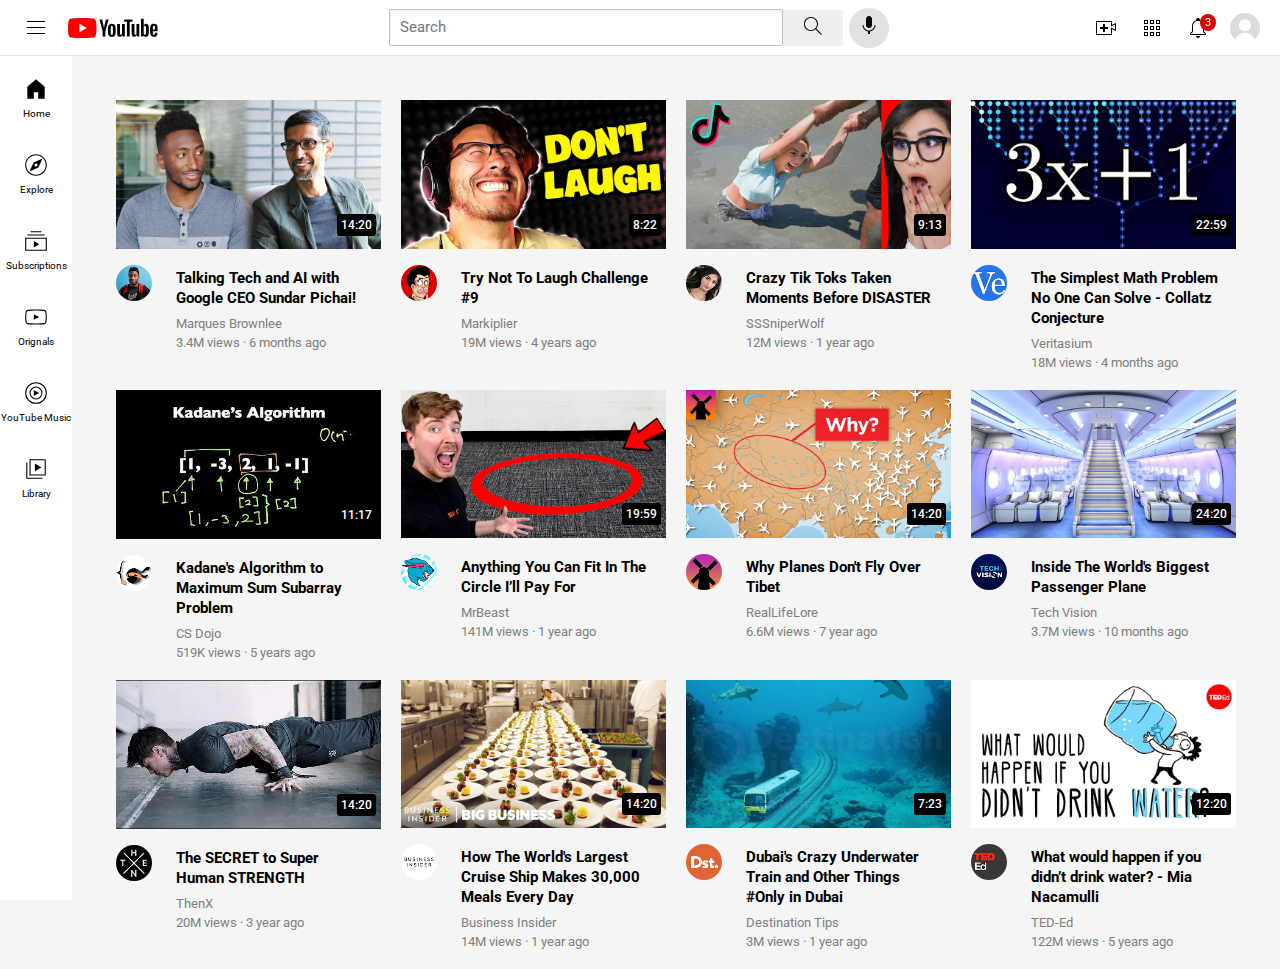
<file: index.html>
<!DOCTYPE html>
<html>
    <head>

    <title>
        youtube
    </title>

        <link rel="stylesheet" href="style.css">


        <link rel="preconnect" href="https://fonts.googleapis.com">
        <link rel="preconnect" href="https://fonts.gstatic.com" crossorigin>
        <link href="https://fonts.googleapis.com/css2?family=Roboto:ital,wght@0,100..900;1,100..900&family=Story+Script&display=swap" rel="stylesheet">           
    </head>

    <body>
       <div class="headerdiv">


            <div class="left-sectiondiv">
                <img class="menuimg"  src="thumbnail/hamburger-menu.svg">
                 <img class="youtubeimg"  src="thumbnail/youtube-logo.svg">   
            </div>



            <div class="center-sectiondiv">
                <input class ="searchbox" typ
                e="text" placeholder="Search">
                <button class="searchbutton">
                    <img class="searchimg" src="thumbnail/search.svg">
                    <div class="searchtext">Search</div>
                </button>
                <button class="voicesearchbutton">
                    <img class="voicesearchimg" src="thumbnail/voice-search-icon.svg">
                    <div class="searchtextvoice">Search with you voice</div>
                    
                </button>

            </div>



            <div class="right-sectiondiv">
                   <div class="uploaddiv">
                      <img class="upload-icon" src="thumbnail/upload.svg">
                      <div class ="crttext">Create</div>
                
                
                   </div>
                    
                    <div class="ytappsdiv">
                      <img  class="youtubeapps-icon" src="thumbnail/youtube-apps.svg">
                      <div class = "ytappstext">YouTube apps</div>
                
                
                   </div>
                    

                <div class="notification-icon-container">
                    <img  class="notification-icon" src="thumbnail/notifications.svg">
                    <div class = "notificationcount">
                        3
                    </div>
                    <div class ="notificationtext">Notifications</div>
                </div>
                    <img  class="mychannel-icon" src="thumbnail/userimage.jpg">
            </div>
            
            
        </div>


         <div class="side-bardiv">
            <div class="sidebar-link">
             <img src="thumbnail/home.svg">
             <div>Home</div>

            </div>

            <div class="sidebar-link">
            <img src="thumbnail/explore.svg">
            <div>Explore</div>

            </div>
            <div class="sidebar-link">
            <img src="thumbnail/subscriptions.svg">
            <div>Subscriptions</div>

            </div>

            <div class="sidebar-link">
            <img src="thumbnail/originals.svg">
            <div>Orignals</div>


            </div>

            <div class="sidebar-link">
            <img src="thumbnail/youtube-music.svg">
            <div>YouTube Music</div>

            </div>

            <div class="sidebar-link">
            <img src="thumbnail/library.svg">
            <div>Library</div>


            </div>

         </div>

       



        <div class="main-griddiv ">
            
            <div class="div1">
                
                <div class="thumbnaildiv1">
                    <a href="https://www.youtube.com/watch?v=n2RNcPRtAiY">
                    <img class="thumbnail1" src="thumbnail/thumbnail-1.webp">
                    <div class="video-time1">14:20</div>
                    </a>
                </div>    
                        <div class="specksdiv1">
                        <div class="channelimagediv1" >
                            <img class="channelimage1" src="thumbnail/channel-1 (1).jpeg">
                        </div>
                        <div class="textdiv1">
                            <a href="https://www.youtube.com/watch?v=n2RNcPRtAiY">
                            <p class="title1">Talking Tech and AI with Google CEO Sundar Pichai!</p>
                            </a>
                            <p class="channelname1">Marques Brownlee</p>
                            <p class="views1">3.4M views · 6 months ago</p>
                        </div>

                    </div>                
                
            </div>


            <div class="div2">
                <div class="thumbnaildiv2">
                    <a href="https://www.youtube.com/watch?v=mP0RAo9SKZk">
                        <img class="thumbnail2" src="thumbnail/thumbnail-2 (1).webp">
                        <div class="video-time2">8:22</div>
                    </a>
                    
                </div>    
                    <div class="specksdiv2">
                        <div class="channelimagediv2" >
                            <img class="channelimage2" src="thumbnail/channel-2.jpeg">
                        </div>
                        <div class="textdiv2">
                            <a href="https://www.youtube.com/watch?v=mP0RAo9SKZk">
                            <p class="title2">Try Not To Laugh Challenge #9</p>
                            </a>

                            <p class="channelname2">Markiplier</p>
                            <p class="views2">19M views · 4 years ago</p>
                        </div>

                    </div>                
                
            </div>

            <div class="div3">
                <div class="thumbnaildiv3">
                    <a href="https://www.youtube.com/watch?v=FgjPQQeTh1w">
                    <img class="thumbnail3" src="thumbnail/thumbnail-3.webp">
                    <div class="video-time3">9:13</div>
                    </a>
                </div>    
                    <div class="specksdiv3">
                        <div class="channelimagediv3" >
                            <img class="channelimage3" src="thumbnail/channel-3.jpeg">
                        </div>
                        <div class="textdiv3">
                            <a href="https://www.youtube.com/watch?v=FgjPQQeTh1w">
                            <p class="title3">Crazy Tik Toks Taken Moments Before DISASTER</p>
                            </a>
                            <p class="channelname3">SSSniperWolf</p>
                            <p class="views3">12M views · 1 year ago</p>
                        </div>

                    </div>                
                
            </div>

            <div class="div4">
                <div class="thumbnaildiv4">
                    <a href="https://www.youtube.com/watch?v=094y1Z2wpJg">
                    <img class="thumbnail4" src="thumbnail/thumbnail-4.webp">
                    </a>
                    <div class="video-time4">22:59</div>
                </div>    
                    <div class="specksdiv4">
                        <div class="channelimagediv4" >
                            <img class="channelimage4" src="thumbnail/channel-4.jpeg">
                        </div>
                        <div class="textdiv4">
                            <a href="https://www.youtube.com/watch?v=094y1Z2wpJg">
                            <p class="title4">The Simplest Math Problem No One Can Solve - Collatz Conjecture</p>
                            </a>
                            <p class="channelname4">Veritasium</p>
                            <p class="views4">18M views · 4 months ago</p>
                        </div>

                                    
                    </div>

            </div>

           <div class ="div5">
                <div class="thumbnaildiv5">
                     <a href="https://www.youtube.com/watch?v=86CQq3pKSUw">
                    <img class="thumbnail5" src="thumbnail/thumbnail-5.webp">
                    </a>
                    <div class="video-time5">11:17</div>
                </div>
                    <div class="specksdiv5">
                        <div class="channelimagediv5" >
                            <img class="channelimage5" src="thumbnail/channel-5.jpeg">
                        </div>
                        <div class="textdiv5">
                            <a href="https://www.youtube.com/watch?v=86CQq3pKSUw">
                            <p class="title5">Kadane's Algorithm to Maximum Sum Subarray Problem</p>
                            </a>
                            <p class="channelname5">CS Dojo</p>
                            <p class="views5">519K views · 5 years ago</p>
                        </div>    
                    </div>
                
           </div>

            

            <div class="div6">
                <div class="thumbnaildiv6">
                    <a href="https://www.youtube.com/watch?v=yXWw0_UfSFg">
                    <img class="thumbnail6" src="thumbnail/thumbnail-6.webp">
                    <div class="video-time6">19:59</div>
                    </a>
                </div>
                    <div class="specksdiv6">
                        <div class="channelimagediv6" >
                            <img class="channelimage6" src="thumbnail/channel-6.jpeg">
                        </div>
                        <div class="textdiv6">
                            <a href="https://www.youtube.com/watch?v=yXWw0_UfSFg">
                            <p class="title6">Anything You Can Fit In The Circle I’ll Pay For</p>
                            </a>
                            <p class="channelname6">MrBeast</p>
                            <p class="views6">141M views · 1 year ago</p>
                        </div>

                    </div>                
               
                
            </div>


            <div class="div7">
                
                <div class="thumbnaildiv7">
                     <a href="https://www.youtube.com/watch?v=fNVa1qMbF9Y">
                    <img class="thumbnail7" src="thumbnail/thumbnail-7.webp">
                    <div class="video-time7">14:20</div>
                    </a>
                </div>    
                    <div class="specksdiv7">
                        <div class="channelimagediv7" >
                            <img class="channelimage7" src="thumbnail/channel-7.jpeg">
                        </div>
                        <div class="textdiv7">
                            <a href="https://www.youtube.com/watch?v=fNVa1qMbF9Y">
                            <p class="title7">Why Planes Don't Fly Over Tibet</p>
                            </a>
                            <p class="channelname7">RealLifeLore</p>
                            <p class="views7">6.6M views · 7 year ago</p>
                        </div>

                    </div>                
                
            </div>

             <div class="div8">
                
                <div class="thumbnaildiv8">
                    <a href="https://www.youtube.com/watch?v=lFm4EM1juls">
                    <img class="thumbnail8" src="thumbnail/thumbnail-8.webp">
                    <div class="video-time8">24:20</div>
                    </a>
                </div>    
                    <div class="specksdiv8">
                        <div class="channelimagediv8" >
                            <img class="channelimage8" src="thumbnail/channel-8.jpeg">
                        </div>
                        <div class="textdiv8">
                            <a href="https://www.youtube.com/watch?v=lFm4EM1juls">
                            <p class="title8">Inside The World's Biggest Passenger Plane</p>
                            </a>
                            <p class="channelname8">Tech Vision</p>
                            <p class="views8">3.7M views · 10 months ago</p>
                        </div>

                    </div>                
                
            </div>

            <div class="div9">
                
                <div class="thumbnaildiv9">
                    <a href="https://www.youtube.com/watch?v=ixmxOlcrlUc">
                    <img class="thumbnail9" src="thumbnail/thumbnail-9.webp">
                    <div class="video-time9">14:20</div>
                    </a>
                </div>    
                        <div class="specksdiv9">
                        <div class="channelimagediv9" >
                            <img class="channelimage9" src="thumbnail/channel-9.jpeg">
                        </div>
                        <div class="textdiv9">
                            <a href="https://www.youtube.com/watch?v=ixmxOlcrlUc">
                            <p class="title9">The SECRET to Super Human STRENGTH</p>
                            </a>
                            <p class="channelname9">ThenX</p>
                            <p class="views9">20M views · 3 year ago</p>
                        </div>

                    </div>                
                
            </div>

             <div class="div10">
                
                <div class="thumbnaildiv10">
                    <a href="https://www.youtube.com/watch?v=R2vXbFp5C9o">
                    <img class="thumbnail10" src="thumbnail/thumbnail-10.webp">
                    <div class="video-time10">14:20</div>
                    </a>
                </div>    
                        <div class="specksdiv10">
                        <div class="channelimagediv10" >
                            <img class="channelimage10" src="thumbnail/channel-10.jpeg">
                        </div>
                        <div class="textdiv10">
                            <a href="https://www.youtube.com/watch?v=R2vXbFp5C9o">
                            <p class="title10">How The World's Largest Cruise Ship Makes 30,000 Meals Every Day</p>
                            </a>
                            <p class="channelname10">Business Insider</p>
                            <p class="views10">14M views · 1 year ago</p>
                        </div>

                    </div>                
                
            </div>

            <div class="div11">
                
                <div class="thumbnaildiv11">
                    <a href="https://www.youtube.com/watch?v=0nZuYyXET3s">
                    <img class="thumbnail11" src="thumbnail/thumbnail-11.webp">
                    <div class="video-time11">7:23</div>
                    </a>
                </div>    
                        <div class="specksdiv11">
                        <div class="channelimagediv11" >
                            <img class="channelimage11" src="thumbnail/channel-11.jpeg">
                        </div>
                        <div class="textdiv11">
                            <a href="https://www.youtube.com/watch?v=0nZuYyXET3s">
                            <p class="title11">Dubai's Crazy Underwater Train and Other Things #Only in Dubai</p>
                            </a>
                            <p class="channelname11">Destination Tips</p>
                            <p class="views11">3M views · 1 year ago</p>
                        </div>

                    </div>                
                
            </div>
           

             <div class="div12">
                
                <div class="thumbnaildiv12">
                    <a href="https://www.youtube.com/watch?v=9iMGFqMmUFs">
                    <img class="thumbnail12" src="thumbnail/thumbnail-12.webp">
                    <div class="video-time12">12:20</div>
                    </a>
                </div>    
                        <div class="specksdiv12">
                        <div class="channelimagediv12" >
                            <img class="channelimage12" src="thumbnail/channel-12.jpeg">
                        </div>
                        <div class="textdiv12">
                            <a href="https://www.youtube.com/watch?v=9iMGFqMmUFs">
                            <p class="title12">What would happen if you didn’t drink water? - Mia Nacamulli</p>
                            </a>
                            <p class="channelname12">TED-Ed</p>
                            <p class="views12">122M views · 5 years ago</p>
                        </div>

                    </div>                
                
            </div>










        </div>



    </body>
</html>
</file>
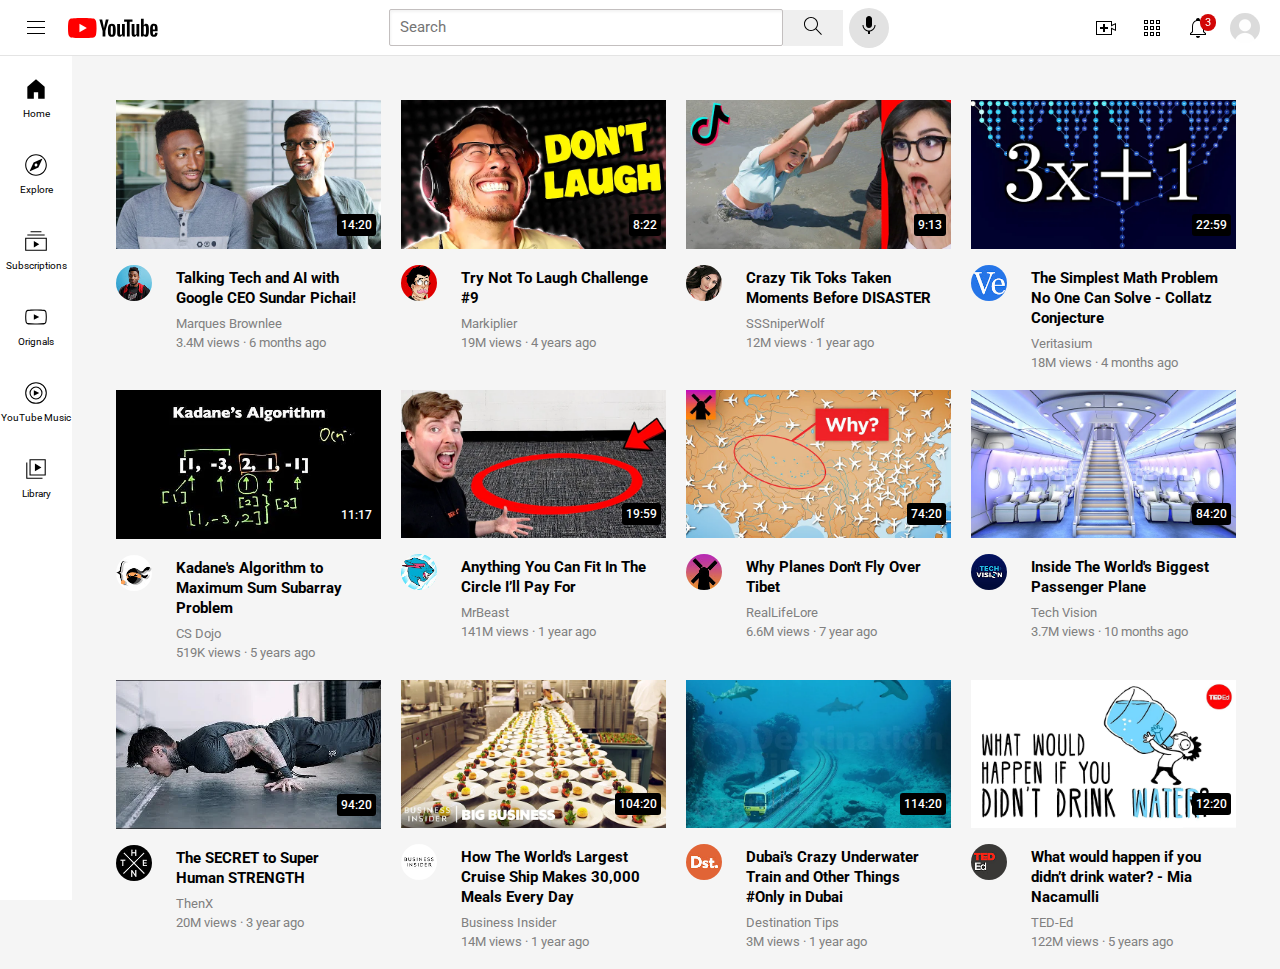
<file: youtubeb.html>
<!DOCTYPE html>
<html>
    <head>

    <title>
        youtube
    </title>

        <link rel ="stylesheet" href="youtubea.css">

        <link rel="preconnect" href="https://fonts.googleapis.com">
        <link rel="preconnect" href="https://fonts.gstatic.com" crossorigin>
        <link href="https://fonts.googleapis.com/css2?family=Roboto:ital,wght@0,100..900;1,100..900&family=Story+Script&display=swap" rel="stylesheet">           
    </head>

    <body>
       <div class="headerdiv">


            <div class="left-sectiondiv">
                <img class="menuimg"  src="thumbnail/hamburger-menu.svg">
                 <img class="youtubeimg"  src="thumbnail/youtube-logo.svg">   
            </div>



            <div class="center-sectiondiv">
                <input class ="searchbox" typ
                e="text" placeholder="Search">
                <button class="searchbutton">
                    <img class="searchimg" src="thumbnail/search.svg">
                    <div class="searchtext">Search</div>
                </button>
                <button class="voicesearchbutton">
                    <img class="voicesearchimg" src="thumbnail/voice-search-icon.svg">
                    <div class="searchtextvoice">Search with you voice</div>
                    
                </button>

            </div>



            <div class="right-sectiondiv">
                   <div class="uploaddiv">
                      <img class="upload-icon" src="thumbnail/upload.svg">
                      <div class ="crttext">Create</div>
                
                
                   </div>
                    
                    <div class="ytappsdiv">
                      <img  class="youtubeapps-icon" src="thumbnail/youtube-apps.svg">
                      <div class = "ytappstext">YouTube apps</div>
                
                
                   </div>
                    

                <div class="notification-icon-container">
                    <img  class="notification-icon" src="thumbnail/notifications.svg">
                    <div class = "notificationcount">
                        3
                    </div>
                    <div class ="notificationtext">Notifications</div>
                </div>
                    <img  class="mychannel-icon" src="thumbnail/userimage.jpg">
            </div>
            
            
        </div>


         <div class="side-bardiv">
            <div class="sidebar-link">
             <img src="thumbnail/home.svg">
             <div>Home</div>

            </div>

            <div class="sidebar-link">
            <img src="thumbnail/explore.svg">
            <div>Explore</div>

            </div>
            <div class="sidebar-link">
            <img src="thumbnail/subscriptions.svg">
            <div>Subscriptions</div>

            </div>

            <div class="sidebar-link">
            <img src="thumbnail/originals.svg">
            <div>Orignals</div>


            </div>

            <div class="sidebar-link">
            <img src="thumbnail/youtube-music.svg">
            <div>YouTube Music</div>

            </div>

            <div class="sidebar-link">
            <img src="thumbnail/library.svg">
            <div>Library</div>


            </div>

         </div>

       



        <div class="main-griddiv ">
            
            <div class="div1">
                
                <div class="thumbnaildiv1">
                    <a href="https://www.youtube.com/watch?v=n2RNcPRtAiY">
                    <img class="thumbnail1" src="thumbnail/thumbnail-1.webp">
                    <div class="video-time1">14:20</div>
                    </a>
                </div>    
                        <div class="specksdiv1">
                        <div class="channelimagediv1" >
                            <img class="channelimage1" src="thumbnail/channel-1 (1).jpeg">
                        </div>
                        <div class="textdiv1">
                            <a href="https://www.youtube.com/watch?v=n2RNcPRtAiY">
                            <p class="title1">Talking Tech and AI with Google CEO Sundar Pichai!</p>
                            </a>
                            <p class="channelname1">Marques Brownlee</p>
                            <p class="views1">3.4M views · 6 months ago</p>
                        </div>

                    </div>                
                
            </div>


            <div class="div2">
                <div class="thumbnaildiv2">
                    <a href="https://www.youtube.com/watch?v=mP0RAo9SKZk">
                        <img class="thumbnail2" src="thumbnail/thumbnail-2 (1).webp">
                        <div class="video-time2">8:22</div>
                    </a>
                    
                </div>    
                    <div class="specksdiv2">
                        <div class="channelimagediv2" >
                            <img class="channelimage2" src="thumbnail/channel-2.jpeg">
                        </div>
                        <div class="textdiv2">
                            <a href="https://www.youtube.com/watch?v=mP0RAo9SKZk">
                            <p class="title2">Try Not To Laugh Challenge #9</p>
                            </a>

                            <p class="channelname2">Markiplier</p>
                            <p class="views2">19M views · 4 years ago</p>
                        </div>

                    </div>                
                
            </div>

            <div class="div3">
                <div class="thumbnaildiv3">
                    <a href="https://www.youtube.com/watch?v=FgjPQQeTh1w">
                    <img class="thumbnail3" src="thumbnail/thumbnail-3.webp">
                    <div class="video-time3">9:13</div>
                    </a>
                </div>    
                    <div class="specksdiv3">
                        <div class="channelimagediv3" >
                            <img class="channelimage3" src="thumbnail/channel-3.jpeg">
                        </div>
                        <div class="textdiv3">
                            <a href="https://www.youtube.com/watch?v=FgjPQQeTh1w">
                            <p class="title3">Crazy Tik Toks Taken Moments Before DISASTER</p>
                            </a>
                            <p class="channelname3">SSSniperWolf</p>
                            <p class="views3">12M views · 1 year ago</p>
                        </div>

                    </div>                
                
            </div>

            <div class="div4">
                <div class="thumbnaildiv4">
                    <a href="https://www.youtube.com/watch?v=094y1Z2wpJg">
                    <img class="thumbnail4" src="thumbnail/thumbnail-4.webp">
                    </a>
                    <div class="video-time4">22:59</div>
                </div>    
                    <div class="specksdiv4">
                        <div class="channelimagediv4" >
                            <img class="channelimage4" src="thumbnail/channel-4.jpeg">
                        </div>
                        <div class="textdiv4">
                            <a href="https://www.youtube.com/watch?v=094y1Z2wpJg">
                            <p class="title4">The Simplest Math Problem No One Can Solve - Collatz Conjecture</p>
                            </a>
                            <p class="channelname4">Veritasium</p>
                            <p class="views4">18M views · 4 months ago</p>
                        </div>

                                    
                    </div>

            </div>

           <div class ="div5">
                <div class="thumbnaildiv5">
                     <a href="https://www.youtube.com/watch?v=86CQq3pKSUw">
                    <img class="thumbnail5" src="thumbnail/thumbnail-5.webp">
                    </a>
                    <div class="video-time5">11:17</div>
                </div>
                    <div class="specksdiv5">
                        <div class="channelimagediv5" >
                            <img class="channelimage5" src="thumbnail/channel-5.jpeg">
                        </div>
                        <div class="textdiv5">
                            <a href="https://www.youtube.com/watch?v=86CQq3pKSUw">
                            <p class="title5">Kadane's Algorithm to Maximum Sum Subarray Problem</p>
                            </a>
                            <p class="channelname5">CS Dojo</p>
                            <p class="views5">519K views · 5 years ago</p>
                        </div>    
                    </div>
                
           </div>

            

            <div class="div6">
                <div class="thumbnaildiv6">
                    <a href="https://www.youtube.com/watch?v=yXWw0_UfSFg">
                    <img class="thumbnail6" src="thumbnail/thumbnail-6.webp">
                    <div class="video-time6">19:59</div>
                    </a>
                </div>
                    <div class="specksdiv6">
                        <div class="channelimagediv6" >
                            <img class="channelimage6" src="thumbnail/channel-6.jpeg">
                        </div>
                        <div class="textdiv6">
                            <a href="https://www.youtube.com/watch?v=yXWw0_UfSFg">
                            <p class="title6">Anything You Can Fit In The Circle I’ll Pay For</p>
                            </a>
                            <p class="channelname6">MrBeast</p>
                            <p class="views6">141M views · 1 year ago</p>
                        </div>

                    </div>                
               
                
            </div>


            <div class="div7">
                
                <div class="thumbnaildiv7">
                     <a href="https://www.youtube.com/watch?v=fNVa1qMbF9Y">
                    <img class="thumbnail7" src="thumbnail/thumbnail-7.webp">
                    <div class="video-time7">74:20</div>
                    </a>
                </div>    
                    <div class="specksdiv7">
                        <div class="channelimagediv7" >
                            <img class="channelimage7" src="thumbnail/channel-7.jpeg">
                        </div>
                        <div class="textdiv7">
                            <a href="https://www.youtube.com/watch?v=fNVa1qMbF9Y">
                            <p class="title7">Why Planes Don't Fly Over Tibet</p>
                            </a>
                            <p class="channelname7">RealLifeLore</p>
                            <p class="views7">6.6M views · 7 year ago</p>
                        </div>

                    </div>                
                
            </div>

             <div class="div8">
                
                <div class="thumbnaildiv8">
                    <a href="https://www.youtube.com/watch?v=lFm4EM1juls">
                    <img class="thumbnail8" src="thumbnail/thumbnail-8.webp">
                    <div class="video-time8">84:20</div>
                    </a>
                </div>    
                    <div class="specksdiv8">
                        <div class="channelimagediv8" >
                            <img class="channelimage8" src="thumbnail/channel-8.jpeg">
                        </div>
                        <div class="textdiv8">
                            <a href="https://www.youtube.com/watch?v=lFm4EM1juls">
                            <p class="title8">Inside The World's Biggest Passenger Plane</p>
                            </a>
                            <p class="channelname8">Tech Vision</p>
                            <p class="views8">3.7M views · 10 months ago</p>
                        </div>

                    </div>                
                
            </div>

            <div class="div9">
                
                <div class="thumbnaildiv9">
                    <a href="https://www.youtube.com/watch?v=ixmxOlcrlUc">
                    <img class="thumbnail9" src="thumbnail/thumbnail-9.webp">
                    <div class="video-time9">94:20</div>
                    </a>
                </div>    
                        <div class="specksdiv9">
                        <div class="channelimagediv9" >
                            <img class="channelimage9" src="thumbnail/channel-9.jpeg">
                        </div>
                        <div class="textdiv9">
                            <a href="https://www.youtube.com/watch?v=ixmxOlcrlUc">
                            <p class="title9">The SECRET to Super Human STRENGTH</p>
                            </a>
                            <p class="channelname9">ThenX</p>
                            <p class="views9">20M views · 3 year ago</p>
                        </div>

                    </div>                
                
            </div>

             <div class="div10">
                
                <div class="thumbnaildiv10">
                    <a href="https://www.youtube.com/watch?v=R2vXbFp5C9o">
                    <img class="thumbnail10" src="thumbnail/thumbnail-10.webp">
                    <div class="video-time10">104:20</div>
                    </a>
                </div>    
                        <div class="specksdiv10">
                        <div class="channelimagediv10" >
                            <img class="channelimage10" src="thumbnail/channel-10.jpeg">
                        </div>
                        <div class="textdiv10">
                            <a href="https://www.youtube.com/watch?v=R2vXbFp5C9o">
                            <p class="title10">How The World's Largest Cruise Ship Makes 30,000 Meals Every Day</p>
                            </a>
                            <p class="channelname10">Business Insider</p>
                            <p class="views10">14M views · 1 year ago</p>
                        </div>

                    </div>                
                
            </div>

            <div class="div11">
                
                <div class="thumbnaildiv11">
                    <a href="https://www.youtube.com/watch?v=0nZuYyXET3s">
                    <img class="thumbnail11" src="thumbnail/thumbnail-11.webp">
                    <div class="video-time11">114:20</div>
                    </a>
                </div>    
                        <div class="specksdiv11">
                        <div class="channelimagediv11" >
                            <img class="channelimage11" src="thumbnail/channel-11.jpeg">
                        </div>
                        <div class="textdiv11">
                            <a href="https://www.youtube.com/watch?v=0nZuYyXET3s">
                            <p class="title11">Dubai's Crazy Underwater Train and Other Things #Only in Dubai</p>
                            </a>
                            <p class="channelname11">Destination Tips</p>
                            <p class="views11">3M views · 1 year ago</p>
                        </div>

                    </div>                
                
            </div>
           

             <div class="div12">
                
                <div class="thumbnaildiv12">
                    <a href="https://www.youtube.com/watch?v=9iMGFqMmUFs">
                    <img class="thumbnail12" src="thumbnail/thumbnail-12.webp">
                    <div class="video-time12">12:20</div>
                    </a>
                </div>    
                        <div class="specksdiv12">
                        <div class="channelimagediv12" >
                            <img class="channelimage12" src="thumbnail/channel-12.jpeg">
                        </div>
                        <div class="textdiv12">
                            <a href="https://www.youtube.com/watch?v=9iMGFqMmUFs">
                            <p class="title12">What would happen if you didn’t drink water? - Mia Nacamulli</p>
                            </a>
                            <p class="channelname12">TED-Ed</p>
                            <p class="views12">122M views · 5 years ago</p>
                        </div>

                    </div>                
                
            </div>










        </div>



    </body>
</html>
</file>
<file: style.css>
a {
                color: black;             
                text-decoration: none;   
            }


            body {
               font-family: 'Roboto', sans-serif; 
               margin: 0;
               padding: 0; 
               padding-top: 80px;
               padding-left: 96px;
               padding-right: 24px;
               background-color: rgb(245, 245, 245);
                
            }
            
            .headerdiv {
                display: flex;
                flex-direction: row;
                border-width: 2px;
                border-color: burlywood;
                height: 55px;
                justify-content: space-between;
                position: fixed;
                top: 0;
                left: 0;
                right: 0;
                z-index: 100;
                background-color: white;
                border-bottom-width: 1px;
                border-bottom-style: solid;
                border-bottom-color: rgb(228,228,228);
                

            }

            .thumbnail1:hover, .thumbnail2:hover, .thumbnail3:hover, 
            .thumbnail4:hover, .thumbnail5:hover, .thumbnail6:hover {
             cursor: pointer;   
            }

            .title1:hover, .title2:hover, .title3:hover,
            .title4:hover,.title5:hover,.title6:hover {
             cursor: pointer;
            }

            .channelimage1:hover, .channelimage2:hover, .channelimage3:hover,
            .channelimage4:hover, .channelimage5:hover, .channelimage6:hover {
                cursor: pointer;
            }

            .left-sectiondiv {
                display: flex;
                align-items: center;

            }

            .menuimg {
                height: 24px;
                margin-left: 24px;
                margin-right: 20px;

            }

            .youtubeimg {
                height: 20px;

            }

            

            .center-sectiondiv {
                display: flex;
                flex: 1;
                margin-left: 175px;
                margin-right: 135px;
                max-width: 500px;
                align-items: center;

            }

            .searchbox {
                flex: 1;                         
                height: 33px;
                padding-left: 10px;   
                border-width: 1px;
                border-style: solid;      
                border-color: rgb(195, 191, 191);        
                border-radius: 2px;
                box-shadow: inset 1px 2px 3px rgba(0, 0, 0, 0.05);
                width: 0;                                                                                               ;
            }   
            

            .searchbox::placeholder {
                font-family: 'Roboto', sans-serif;                        
                font-size: 15px;
            
            }
            
            .searchbutton {
                height: 36px;
                width: 60px; 
                border: none;
                border-color: rgb(224, 224, 224);
                
            }
            
            .searchimg {
                height: 24px;
            }

            .searchtext {
                position: absolute;
                background: gray;
                color: white;
                padding-left: 4px;      
                padding-right: 4px;
                padding-top: 8px;
                padding-bottom: 8px;
                border-radius: 2px;
                font-size: 12px;
                bottom: -38px;
                opacity: 0;
                transition: 0.15;
                       
            }
            .searchbutton:hover .searchtext{
                opacity: 1;
            }
            

            .voicesearchbutton{
                display: flex;
                justify-content: center;
                height: 40px;
                width: 40px;
                border: none;
                border-radius: 20px;
                background-color: rgb(226, 226, 226);
                position: relative;
                margin-left: 6px;
            }

            .voicesearchimg {
                height: 24px;
                margin-top: 4px;
               
            }
            
            .searchtextvoice {
                position: absolute;
                background: gray;
                color: white;
                padding-left: 4px;      
                padding-right: 4px;
                padding-top: 8px;
                padding-bottom: 8px;
                border-radius: 2px;
                font-size: 12px;
                bottom: -45px;
                opacity: 0;
                transition: 0.15;
                white-space: nowrap;
                       
            }

            .voicesearchbutton:hover .searchtextvoice{
                opacity: 1;
            }
        

            .right-sectiondiv {
                width: 180px;
                display: flex;
                align-items: center;
                justify-content: space-between;
                margin-right: 20px;
                flex-shrink: 0;
            }
            
            .uploaddiv {
                display: flex;
                justify-content: center;
                height: 40px;
                width: 40px;
                border: none;
                border-radius: 20px;
                position: relative;
                margin-left: 6px;
                margin-top: 16px; 
                
            } 

            .upload-icon {
                height: 24px;

            }

            .crttext {
                font-family:'Roboto', sans-serif;
                position: absolute;
                background: gray;
                color: white;
                padding-left: 4px;      
                padding-right: 4px;
                padding-top: 8px;
                padding-bottom: 8px;
                border-radius: 2px;
                font-size: 12px;
                bottom: -45px;
                opacity: 0;
                transition: 0.15;
                white-space: nowrap;
                       
            }

            .uploaddiv:hover .crttext {
                opacity: 1;

            }

            .ytappsdiv {
                display: flex;
                justify-content: center;
                height: 40px;
                width: 40px;
                border: none;
                border-radius: 20px;
                position: relative;
                margin-left: 6px;
                margin-top: 16px; 

            }
            .youtubeapps-icon {
                height: 24px;

            }

            .ytappstext{
                font-family:'Roboto', sans-serif;
                position: absolute;
                background: gray;
                color: white;
                padding-left: 4px;      
                padding-right: 4px;
                padding-top: 8px;
                padding-bottom: 8px;
                border-radius: 2px;
                font-size: 12px;
                bottom: -45px;
                opacity: 0;
                transition: 0.15;
                white-space: nowrap;
            }

            .ytappsdiv:hover .ytappstext {
                opacity: 1;

            }

            .notification-icon {
                height: 24px;
                
 
            }

            .notification-icon-container {
                display: flex;
                justify-content: center;
                height: 40px;
                width: 40px;
                border: none;
                border-radius: 20px;
                position: relative;
                margin-left: 6px;
                margin-top: 16px; 
                margin-right: 12px;

            } 

            .notificationcount {
              position: absolute;
              top: -2px;
              right: 2px;
              background-color: rgb(210, 7, 7);
              color: white;
              font-family:'Roboto', sans-serif;
              font-size: 11px;
              padding-left: 5px;
              padding-right: 5px;
              padding-top: 2px;
              padding-bottom: 2px;
              border-radius: 10px;
                

            }

            .notificationtext {
                font-family:'Roboto', sans-serif;
                position: absolute;
                background: gray;
                color: white;
                padding-left: 4px;      
                padding-right: 4px;
                padding-top: 8px;
                padding-bottom: 8px;
                border-radius: 2px;
                font-size: 12px;
                bottom: -45px;
                opacity: 0;
                transition: 0.15;
                white-space: nowrap;
            }

            .notification-icon-container:hover .notificationtext {
                opacity: 1;
            }

            .mychannel-icon {
                height: 30px;
                border-radius: 15px;

            }



            .side-bardiv {
                position: fixed;
                left: 0;
                top: 56px;
                bottom: 0;
                background-color: rgb(255, 255, 255);
                width: 72px;
                padding-top: 4px;
                z-index: 200;
            }

            .sidebar-link {
                font-size: 10px;
                height: 74px;
                display: flex;
                flex-direction: column;
                justify-content: center;
                align-items: center;
                cursor: pointer;
                margin-bottom: 2px;
            }

            .sidebar-link:hover {
                background-color: rgb(234, 234, 234);
            }

            .sidebar-link img {
                height: 26px;
                margin-bottom: 6px;
            }
            
            .sidebar-link div {
                font-family:'Roboto', sans-serif;
                font-size: 10px;
            }

         
            .main-griddiv {
                display: grid;
                grid-template-columns: 1fr 1fr 1fr;
                gap: 20px;
                padding: 20px;
                

            }

            @media (max-width: 750px)  {
                .main-griddiv{
                    grid-template-columns: 1fr 1fr;
                }

            }

             @media (min-width: 1000px)  {
                .main-griddiv{
                    grid-template-columns: 1fr 1fr 1fr 1fr;
                }

            }

             @media (max-width: 751px) and (min-width: 999px)  {
                .main-griddiv{
                    grid-template-columns: 1fr 1fr 1fr;
                }

            }
            
            
            p { 
                margin: 0;
                font-family: 'Roboto', sans-serif;
            }
              
            .div1 {
                display: block;
                width: 100%;
            }

            .thumbnaildiv1 {
                display:inline-block;
                width: 100%;
                position: relative;
            }

            .thumbnail1 {
                width: 100%;
            }

            .video-time1 {
                background-color: black;
                position: absolute;
                color: white;
                bottom: 17px ;
                right: 5px;
                font-family:'Roboto', sans-serif;
                font-size: 12px;
                padding: 4px 4px 4px 4px ;
                font-weight: 500;
                border-radius: 3px;
                
            }

            .specksdiv1 {
                display: grid;
                grid-template-columns: 50px 1fr;
            }

            .channelimagediv1 {
                width: 40px;
                vertical-align: top;
                margin-top: 12px;
            }

            .channelimage1 {
                width: 36px;
                border-radius: 25px;
            }

            .textdiv1 {
                display: inline-block;
                width: 200px;
                margin-top: 10px;
            }

            .title1 {
                font-family: 'Roboto', sans-serif;
                margin-top: 5px;
                margin-left:10px;
                margin-bottom: 8px;
                font-weight: 700;
                font-size: 15px;
                line-height: 20px;
                
                }
                
            .channelname1 {
                font-family: 'Roboto', sans-serif;
                margin-top: 5px;
                margin-left: 10px;
                margin-bottom: 4px;
                color: gray;
                font-size: 13px;
                
            }

            .views1 {
                font-family: 'Roboto', sans-serif;
                margin-top: 0px;
                margin-left: 10px;
                margin-bottom: 0px;
                color: gray;
                font-size: 13px;

            }

            .div2 {
                display: block;
                width: 100%;
            }
            


            .thumbnaildiv2 {
                display:inline-block;
                width: 100%;
                position: relative;
            }

            .thumbnail2 {
                width: 100%;
        
            }

            .video-time2 {
                background-color: black;
                position: absolute;
                color: white;
                bottom: 17px ;
                right: 5px;
                font-family:'Roboto', sans-serif;
                font-size: 12px;
                padding: 4px 4px 4px 4px ;
                font-weight: 500;
                border-radius: 3px;
                
            }

            .specksdiv2 {
                display: grid;
                grid-template-columns: 50px 1fr;
            }


            .channelimagediv2 {
                display: inline-block;
                width: 40px;
                vertical-align: top;
                margin-top: 12px;
            }

            .channelimage2 {
                width: 36px;
                border-radius: 25px;
            }

            .textdiv2 {
                display: inline-block;
                width: 200px;
                margin-top: 10px;
            }

            .title2 {
                font-family: 'Roboto', sans-serif;
                margin-top: 5px;
                margin-left:10px;
                margin-bottom: 8px;
                font-weight: 700;
                font-size: 15px;
                line-height: 20px;
                
                }
                
            .channelname2 {
                font-family: 'Roboto', sans-serif;
                margin-top: 5px;
                margin-left: 10px;
                margin-bottom: 4px;
                color: gray;
                font-size: 13px;
                
                
            }

            .views2 {
                font-family: 'Roboto', sans-serif;
                margin-top: 0px;
                margin-left: 10px;
                margin-bottom: 0px;
                color: gray;
                font-size: 13px;
                

            }

            .div3 {
                display: block;
                width: 100%;
            }

            .thumbnaildiv3 {
                display:inline-block;
                width: 100%;
                position: relative;
            }

            .thumbnail3 {
                width: 100%;
        
            }

            .video-time3 {
                background-color: black;
                position: absolute;
                color: white;
                bottom: 17px ;
                right: 5px;
                font-family:'Roboto', sans-serif;
                font-size: 12px;
                padding: 4px 4px 4px 4px ;
                font-weight: 500;
                border-radius: 3px;
                
            }

            .specksdiv3 {
                display: grid;
                grid-template-columns: 50px 1fr;
            }

            .channelimagediv3 {
                width: 40px;
                vertical-align: top;
                margin-top: 12px;
            }

            .channelimage3 {
                width: 36px;
                border-radius: 25px;
            }


            .textdiv3 {
                display: inline-block;
                width: 200px;
                margin-top: 10px;
            }

            .title3 {
                font-family: 'Roboto', sans-serif;
                margin-top: 5px;
                margin-left:10px;
                margin-bottom: 8px;
                font-weight: 700;
                font-size: 15px;
                line-height: 20px;
                
                }
                
            .channelname3 {
                font-family: 'Roboto', sans-serif;
                margin-top: 5px;
                margin-left: 10px;
                margin-bottom: 4px;
                color: gray;
                font-size: 13px;
                
            }

            .views3 {
                font-family: 'Roboto', sans-serif;
                margin-top: 0px;
                margin-left: 10px;
                margin-bottom: 0px;
                color: gray;
                font-size: 13px;

            }

            .div4 {
                display: block;
                width: 100%;
            }

            .thumbnaildiv4 {
                display:inline-block;
                width: 100%;
                position: relative;
            }

            .thumbnail4 {
                width: 100%;
        
            }

            .video-time4 {
                background-color: black;
                position: absolute;
                color: white;
                bottom: 17px ;
                right: 5px;
                font-family:'Roboto', sans-serif;
                font-size: 12px;
                padding: 4px 4px 4px 4px ;
                font-weight: 500;
                border-radius: 3px;
                
            }

            .specksdiv4 {
                display: grid;
                grid-template-columns: 50px 1fr;
            }

            .channelimagediv4 {
                width: 40px;
                vertical-align: top;
                margin-top: 12px;
            }

            .channelimage4 {
                width: 36px;
                border-radius: 25px;
            }


            .textdiv4 {
                display: inline-block;
                width: 200px;
                margin-top: 10px;
            }

            .title4 {
                font-family: 'Roboto', sans-serif;
                margin-top: 5px;
                margin-left:10px;
                margin-bottom: 8px;
                font-weight: 700;
                font-size: 15px;
                line-height: 20px;
                
                }
                
            .channelname4 {
                font-family: 'Roboto', sans-serif;
                margin-top: 5px;
                margin-left: 10px;
                margin-bottom: 4px;
                color: gray;
                font-size: 13px;
                
            }

            .views4 {
                font-family: 'Roboto', sans-serif;
                margin-top: 0px;
                margin-left: 10px;
                margin-bottom: 0px;
                color: gray;
                font-size: 13px;

            }

            .div5 {
                display: block;
                width: 100%;
            }

            .thumbnaildiv5 {
                display:inline-block;
                width: 100%;
                position: relative;
            }

            .thumbnail5 {
                width: 100%;
        
            }

            .video-time5 {
                background-color: black;
                position: absolute;
                color: white;
                bottom: 17px ;
                right: 5px;
                font-family:'Roboto', sans-serif;
                font-size: 12px;
                padding: 4px 4px 4px 4px ;
                font-weight: 500;
                border-radius: 3px;
                
            }

            .specksdiv5 {
                display: grid;
                grid-template-columns: 50px 1fr;
            }

            .channelimagediv5 {
                width: 40px;
                vertical-align: top;
                margin-top: 12px;
            }

            .channelimage5 {
                width: 36px;
                border-radius: 25px;
            }

            .textdiv5 {
                display: inline-block;
                width: 200px;
                margin-top: 10px;
            }

            .title5 {
                font-family: 'Roboto', sans-serif;
                margin-top: 5px;
                margin-left:10px;
                margin-bottom: 8px;
                font-weight: 700;
                font-size: 15px;
                line-height: 20px;
                
                }
                
            .channelname5 {
                font-family: 'Roboto', sans-serif;
                margin-top: 5px;
                margin-left: 10px;
                margin-bottom: 4px;
                color: gray;
                font-size: 13px;
                
            }

            .views5 {
                font-family: 'Roboto', sans-serif;
                margin-top: 0px;
                margin-left: 10px;
                margin-bottom: 0px;
                color: gray;
                font-size: 13px;

            }

            .div6 {
                display: block;
                width: 100%;
            }

            .thumbnaildiv6 {
                display:inline-block;
                width: 100%;
                position: relative;
            }

            .thumbnail6 {
                width: 100%;
        
            }

            .video-time6 {
                background-color: black;
                position: absolute;
                color: white;
                bottom: 17px ;
                right: 5px;
                font-family:'Roboto', sans-serif;
                font-size: 12px;
                padding: 4px 4px 4px 4px ;
                font-weight: 500;
                border-radius: 3px;
                
            }

            .specksdiv6 {
                display: grid;
                grid-template-columns: 50px 1fr;
            }

            .channelimagediv6 {
                width: 40px;
                vertical-align: top;
                margin-top: 12px;
            }

            .channelimage6 {
                width: 36px;
                border-radius: 25px;
            }


            .textdiv6 {
                display: inline-block;
                width: 200px;
                margin-top: 10px;
            }

            .title6 {
                font-family: 'Roboto', sans-serif;
                margin-top: 5px;
                margin-left:10px;
                margin-bottom: 8px;
                font-weight: 700;
                font-size: 15px;
                line-height: 20px;
                
                }
                
            .channelname6 {
                font-family: 'Roboto', sans-serif;
                margin-top: 5px;
                margin-left: 10px;
                margin-bottom: 4px;
                color: gray;
                font-size: 13px;
                
            }

            .views6 {
                font-family: 'Roboto', sans-serif;
                margin-top: 0px;
                margin-left: 10px;
                margin-bottom: 0px;
                color: gray;
                font-size: 13px;

            }

                    .div7 {
                display: block;
                width: 100%;
            }

            .thumbnaildiv7 {
                display:inline-block;
                width: 100%;
                position: relative;
            }

            .thumbnail7 {
                width: 100%;
            }

            .video-time7 {
                background-color: black;
                position: absolute;
                color: white;
                bottom: 17px ;
                right: 5px;
                font-family:'Roboto', sans-serif;
                font-size: 12px;
                padding: 4px 4px 4px 4px ;
                font-weight: 500;
                border-radius: 3px;
                
            }

            .specksdiv7 {
                display: grid;
                grid-template-columns: 50px 1fr;
            }

            .channelimagediv7 {
                width: 40px;
                vertical-align: top;
                margin-top: 12px;
            }

            .channelimage7 {
                width: 36px;
                border-radius: 25px;
            }

            .textdiv7 {
                display: inline-block;
                width: 200px;
                margin-top: 10px;
            }

            .title7 {
                font-family: 'Roboto', sans-serif;
                margin-top: 5px;
                margin-left:10px;
                margin-bottom: 8px;
                font-weight: 700;
                font-size: 15px;
                line-height: 20px;
                
                }
                
            .channelname7 {
                font-family: 'Roboto', sans-serif;
                margin-top: 5px;
                margin-left: 10px;
                margin-bottom: 4px;
                color: gray;
                font-size: 13px;
                
            }

            .views7 {
                font-family: 'Roboto', sans-serif;
                margin-top: 0px;
                margin-left: 10px;
                margin-bottom: 0px;
                color: gray;
                font-size: 13px;

            }

            .div8 {
                display: block;
                width: 100%;
            }

            .thumbnaildiv8 {
                display:inline-block;
                width: 100%;
                position: relative;
            }

            .thumbnail8 {
                width: 100%;
            }

            .video-time8 {
                background-color: black;
                position: absolute;
                color: white;
                bottom: 17px ;
                right: 5px;
                font-family:'Roboto', sans-serif;
                font-size: 12px;
                padding: 4px 4px 4px 4px ;
                font-weight: 500;
                border-radius: 3px;
                
            }

            .specksdiv8 {
                display: grid;
                grid-template-columns: 50px 1fr;
            }

            .channelimagediv8 {
                width: 40px;
                vertical-align: top;
                margin-top: 12px;
            }

            .channelimage8 {
                width: 36px;
                border-radius: 25px;
            }

            .textdiv8 {
                display: inline-block;
                width: 200px;
                margin-top: 10px;
            }

            .title8 {
                font-family: 'Roboto', sans-serif;
                margin-top: 5px;
                margin-left:10px;
                margin-bottom: 8px;
                font-weight: 700;
                font-size: 15px;
                line-height: 20px;
                
                }
                
            .channelname8 {
                font-family: 'Roboto', sans-serif;
                margin-top: 5px;
                margin-left: 10px;
                margin-bottom: 4px;
                color: gray;
                font-size: 13px;
                
            }

            .views8 {
                font-family: 'Roboto', sans-serif;
                margin-top: 0px;
                margin-left: 10px;
                margin-bottom: 0px;
                color: gray;
                font-size: 13px;

            }

            

            .div9 {
                display: block;
                width: 100%;
            }

            .thumbnaildiv9 {
                display:inline-block;
                width: 100%;
                position: relative;
            }

            .thumbnail9 {
                width: 100%;
            }

            .video-time9 {
                background-color: black;
                position: absolute;
                color: white;
                bottom: 17px ;
                right: 5px;
                font-family:'Roboto', sans-serif;
                font-size: 12px;
                padding: 4px 4px 4px 4px ;
                font-weight: 500;
                border-radius: 3px;
                
            }

            .specksdiv9 {
                display: grid;
                grid-template-columns: 50px 1fr;
            }

            .channelimagediv9 {
                width: 40px;
                vertical-align: top;
                margin-top: 12px;
            }

            .channelimage9 {
                width: 36px;
                border-radius: 25px;
            }

            .textdiv9 {
                display: inline-block;
                width: 200px;
                margin-top: 10px;
            }

            .title9 {
                font-family: 'Roboto', sans-serif;
                margin-top: 5px;
                margin-left:10px;
                margin-bottom: 8px;
                font-weight: 700;
                font-size: 15px;
                line-height: 20px;
                
                }
                
            .channelname9 {
                font-family: 'Roboto', sans-serif;
                margin-top: 5px;
                margin-left: 10px;
                margin-bottom: 4px;
                color: gray;
                font-size: 13px;
                
            }

            .views9  {
                font-family: 'Roboto', sans-serif;
                margin-top: 0px;
                margin-left: 10px;
                margin-bottom: 0px;
                color: gray;
                font-size: 13px;

            }

            .div10 {
                display: block;
                width: 100%;
            }

            .thumbnaildiv10 {
                display:inline-block;
                width: 100%;
                position: relative;
            }

            .thumbnail10 {
                width: 100%;
            }

            .video-time10 {
                background-color: black;
                position: absolute;
                color: white;
                bottom: 17px ;
                right: 5px;
                font-family:'Roboto', sans-serif;
                font-size: 12px;
                padding: 4px 4px 4px 4px ;
                font-weight: 500;
                border-radius: 3px;
                
            }

            .specksdiv10 {
                display: grid;
                grid-template-columns: 50px 1fr;
            }

            .channelimagediv10 {
                width: 40px;
                vertical-align: top;
                margin-top: 12px;
            }

            .channelimage10 {
                width: 36px;
                border-radius: 25px;
            }

            .textdiv10 {
                display: inline-block;
                width: 200px;
                margin-top: 10px;
            }

            .title10 {
                font-family: 'Roboto', sans-serif;
                margin-top: 5px;
                margin-left:10px;
                margin-bottom: 8px;
                font-weight: 700;
                font-size: 15px;
                line-height: 20px;
                
                }
                
            .channelname10 {
                font-family: 'Roboto', sans-serif;
                margin-top: 5px;
                margin-left: 10px;
                margin-bottom: 4px;
                color: gray;
                font-size: 13px;
                
            }

            .views10 {
                font-family: 'Roboto', sans-serif;
                margin-top: 0px;
                margin-left: 10px;
                margin-bottom: 0px;
                color: gray;
                font-size: 13px;

            }

             .div11 {
                display: block;
                width: 100%;
            }

            .thumbnaildiv11 {
                display:inline-block;
                width: 100%;
                position: relative;
            }

            .thumbnail11 {
                width: 100%;
            }

            .video-time11 {
                background-color: black;
                position: absolute;
                color: white;
                bottom: 17px ;
                right: 5px;
                font-family:'Roboto', sans-serif;
                font-size: 12px;
                padding: 4px 4px 4px 4px ;
                font-weight: 500;
                border-radius: 3px;
                
            }

            .specksdiv11 {
                display: grid;
                grid-template-columns: 50px 1fr;
            }

            .channelimagediv11 {
                width: 40px;
                vertical-align: top;
                margin-top: 12px;
            }

            .channelimage11 {
                width: 36px;
                border-radius: 25px;
            }

            .textdiv11 {
                display: inline-block;
                width: 200px;
                margin-top: 10px;
            }

            .title11 {
                font-family: 'Roboto', sans-serif;
                margin-top: 5px;
                margin-left:10px;
                margin-bottom: 8px;
                font-weight: 700;
                font-size: 15px;
                line-height: 20px;
                
                }
                
            .channelname11 {
                font-family: 'Roboto', sans-serif;
                margin-top: 5px;
                margin-left: 10px;
                margin-bottom: 4px;
                color: gray;
                font-size: 13px;
                
            }

            .views11 {
                font-family: 'Roboto', sans-serif;
                margin-top: 0px;
                margin-left: 10px;
                margin-bottom: 0px;
                color: gray;
                font-size: 13px;

            }

            .div12 {
                display: block;
                width: 100%;
            }

            .thumbnaildiv12 {
                display:inline-block;
                width: 100%;
                position: relative;
            }

            .thumbnail12 {
                width: 100%;
            }

            .video-time12 {
                background-color: black;
                position: absolute;
                color: white;
                bottom: 17px ;
                right: 5px;
                font-family:'Roboto', sans-serif;
                font-size: 12px;
                padding: 4px 4px 4px 4px ;
                font-weight: 500;
                border-radius: 3px;
                
            }

            .specksdiv12 {
                display: grid;
                grid-template-columns: 50px 1fr;
            }

            .channelimagediv12 {
                width: 40px;
                vertical-align: top;
                margin-top: 12px;
            }

            .channelimage12 {
                width: 36px;
                border-radius: 25px;
            }

            .textdiv12 {
                display: inline-block;
                width: 200px;
                margin-top: 10px;
            }

            .title12 {
                font-family: 'Roboto', sans-serif;
                margin-top: 5px;
                margin-left:10px;
                margin-bottom: 8px;
                font-weight: 700;
                font-size: 15px;
                line-height: 20px;
                
                }
                
            .channelname12 {
                font-family: 'Roboto', sans-serif;
                margin-top: 5px;
                margin-left: 10px;
                margin-bottom: 4px;
                color: gray;
                font-size: 13px;
                
            }

            .views12 {
                font-family: 'Roboto', sans-serif;
                margin-top: 0px;
                margin-left: 10px;
                margin-bottom: 0px;
                color: gray;
                font-size: 13px;

            }
</file>
<file: youtubea.css>
a {
                color: black;             
                text-decoration: none;   
            }


            body {
               font-family: 'Roboto', sans-serif; 
               margin: 0;
               padding: 0; 
               padding-top: 80px;
               padding-left: 96px;
               padding-right: 24px;
               background-color: rgb(245, 245, 245);
                
            }
            
            .headerdiv {
                display: flex;
                flex-direction: row;
                border-width: 2px;
                border-color: burlywood;
                height: 55px;
                justify-content: space-between;
                position: fixed;
                top: 0;
                left: 0;
                right: 0;
                z-index: 100;
                background-color: white;
                border-bottom-width: 1px;
                border-bottom-style: solid;
                border-bottom-color: rgb(228,228,228);
                

            }

            .thumbnail1:hover, .thumbnail2:hover, .thumbnail3:hover, 
            .thumbnail4:hover, .thumbnail5:hover, .thumbnail6:hover {
             cursor: pointer;   
            }

            .title1:hover, .title2:hover, .title3:hover,
            .title4:hover,.title5:hover,.title6:hover {
             cursor: pointer;
            }

            .channelimage1:hover, .channelimage2:hover, .channelimage3:hover,
            .channelimage4:hover, .channelimage5:hover, .channelimage6:hover {
                cursor: pointer;
            }

            .left-sectiondiv {
                display: flex;
                align-items: center;

            }

            .menuimg {
                height: 24px;
                margin-left: 24px;
                margin-right: 20px;

            }

            .youtubeimg {
                height: 20px;

            }

            

            .center-sectiondiv {
                display: flex;
                flex: 1;
                margin-left: 175px;
                margin-right: 135px;
                max-width: 500px;
                align-items: center;

            }

            .searchbox {
                flex: 1;                         
                height: 33px;
                padding-left: 10px;   
                border-width: 1px;
                border-style: solid;      
                border-color: rgb(195, 191, 191);        
                border-radius: 2px;
                box-shadow: inset 1px 2px 3px rgba(0, 0, 0, 0.05);
                width: 0;                                                                                               ;
            }   
            

            .searchbox::placeholder {
                font-family: 'Roboto', sans-serif;                        
                font-size: 15px;
            
            }
            
            .searchbutton {
                height: 36px;
                width: 60px; 
                border: none;
                border-color: rgb(224, 224, 224);
                
            }
            
            .searchimg {
                height: 24px;
            }

            .searchtext {
                position: absolute;
                background: gray;
                color: white;
                padding-left: 4px;      
                padding-right: 4px;
                padding-top: 8px;
                padding-bottom: 8px;
                border-radius: 2px;
                font-size: 12px;
                bottom: -38px;
                opacity: 0;
                transition: 0.15;
                       
            }
            .searchbutton:hover .searchtext{
                opacity: 1;
            }
            

            .voicesearchbutton{
                display: flex;
                justify-content: center;
                height: 40px;
                width: 40px;
                border: none;
                border-radius: 20px;
                background-color: rgb(226, 226, 226);
                position: relative;
                margin-left: 6px;
            }

            .voicesearchimg {
                height: 24px;
                margin-top: 4px;
               
            }
            
            .searchtextvoice {
                position: absolute;
                background: gray;
                color: white;
                padding-left: 4px;      
                padding-right: 4px;
                padding-top: 8px;
                padding-bottom: 8px;
                border-radius: 2px;
                font-size: 12px;
                bottom: -45px;
                opacity: 0;
                transition: 0.15;
                white-space: nowrap;
                       
            }

            .voicesearchbutton:hover .searchtextvoice{
                opacity: 1;
            }
        

            .right-sectiondiv {
                width: 180px;
                display: flex;
                align-items: center;
                justify-content: space-between;
                margin-right: 20px;
                flex-shrink: 0;
            }
            
            .uploaddiv {
                display: flex;
                justify-content: center;
                height: 40px;
                width: 40px;
                border: none;
                border-radius: 20px;
                position: relative;
                margin-left: 6px;
                margin-top: 16px; 
                
            } 

            .upload-icon {
                height: 24px;

            }

            .crttext {
                font-family:'Roboto', sans-serif;
                position: absolute;
                background: gray;
                color: white;
                padding-left: 4px;      
                padding-right: 4px;
                padding-top: 8px;
                padding-bottom: 8px;
                border-radius: 2px;
                font-size: 12px;
                bottom: -45px;
                opacity: 0;
                transition: 0.15;
                white-space: nowrap;
                       
            }

            .uploaddiv:hover .crttext {
                opacity: 1;

            }

            .ytappsdiv {
                display: flex;
                justify-content: center;
                height: 40px;
                width: 40px;
                border: none;
                border-radius: 20px;
                position: relative;
                margin-left: 6px;
                margin-top: 16px; 

            }
            .youtubeapps-icon {
                height: 24px;

            }

            .ytappstext{
                font-family:'Roboto', sans-serif;
                position: absolute;
                background: gray;
                color: white;
                padding-left: 4px;      
                padding-right: 4px;
                padding-top: 8px;
                padding-bottom: 8px;
                border-radius: 2px;
                font-size: 12px;
                bottom: -45px;
                opacity: 0;
                transition: 0.15;
                white-space: nowrap;
            }

            .ytappsdiv:hover .ytappstext {
                opacity: 1;

            }

            .notification-icon {
                height: 24px;
                
 
            }

            .notification-icon-container {
                display: flex;
                justify-content: center;
                height: 40px;
                width: 40px;
                border: none;
                border-radius: 20px;
                position: relative;
                margin-left: 6px;
                margin-top: 16px; 
                margin-right: 12px;

            } 

            .notificationcount {
              position: absolute;
              top: -2px;
              right: 2px;
              background-color: rgb(210, 7, 7);
              color: white;
              font-family:'Roboto', sans-serif;
              font-size: 11px;
              padding-left: 5px;
              padding-right: 5px;
              padding-top: 2px;
              padding-bottom: 2px;
              border-radius: 10px;
                

            }

            .notificationtext {
                font-family:'Roboto', sans-serif;
                position: absolute;
                background: gray;
                color: white;
                padding-left: 4px;      
                padding-right: 4px;
                padding-top: 8px;
                padding-bottom: 8px;
                border-radius: 2px;
                font-size: 12px;
                bottom: -45px;
                opacity: 0;
                transition: 0.15;
                white-space: nowrap;
            }

            .notification-icon-container:hover .notificationtext {
                opacity: 1;
            }

            .mychannel-icon {
                height: 30px;
                border-radius: 15px;

            }



            .side-bardiv {
                position: fixed;
                left: 0;
                top: 56px;
                bottom: 0;
                background-color: rgb(255, 255, 255);
                width: 72px;
                padding-top: 4px;
                z-index: 200;
            }

            .sidebar-link {
                font-size: 10px;
                height: 74px;
                display: flex;
                flex-direction: column;
                justify-content: center;
                align-items: center;
                cursor: pointer;
                margin-bottom: 2px;
            }

            .sidebar-link:hover {
                background-color: rgb(234, 234, 234);
            }

            .sidebar-link img {
                height: 26px;
                margin-bottom: 6px;
            }
            
            .sidebar-link div {
                font-family:'Roboto', sans-serif;
                font-size: 10px;
            }

         
            .main-griddiv {
                display: grid;
                grid-template-columns: 1fr 1fr 1fr;
                gap: 20px;
                padding: 20px;
                

            }

            @media (max-width: 750px)  {
                .main-griddiv{
                    grid-template-columns: 1fr 1fr;
                }

            }

             @media (min-width: 1000px)  {
                .main-griddiv{
                    grid-template-columns: 1fr 1fr 1fr 1fr;
                }

            }

             @media (max-width: 751px) and (min-width: 999px)  {
                .main-griddiv{
                    grid-template-columns: 1fr 1fr 1fr;
                }

            }
            
            
            p { 
                margin: 0;
                font-family: 'Roboto', sans-serif;
            }
              
            .div1 {
                display: block;
                width: 100%;
            }

            .thumbnaildiv1 {
                display:inline-block;
                width: 100%;
                position: relative;
            }

            .thumbnail1 {
                width: 100%;
            }

            .video-time1 {
                background-color: black;
                position: absolute;
                color: white;
                bottom: 17px ;
                right: 5px;
                font-family:'Roboto', sans-serif;
                font-size: 12px;
                padding: 4px 4px 4px 4px ;
                font-weight: 500;
                border-radius: 3px;
                
            }

            .specksdiv1 {
                display: grid;
                grid-template-columns: 50px 1fr;
            }

            .channelimagediv1 {
                width: 40px;
                vertical-align: top;
                margin-top: 12px;
            }

            .channelimage1 {
                width: 36px;
                border-radius: 25px;
            }

            .textdiv1 {
                display: inline-block;
                width: 200px;
                margin-top: 10px;
            }

            .title1 {
                font-family: 'Roboto', sans-serif;
                margin-top: 5px;
                margin-left:10px;
                margin-bottom: 8px;
                font-weight: 700;
                font-size: 15px;
                line-height: 20px;
                
                }
                
            .channelname1 {
                font-family: 'Roboto', sans-serif;
                margin-top: 5px;
                margin-left: 10px;
                margin-bottom: 4px;
                color: gray;
                font-size: 13px;
                
            }

            .views1 {
                font-family: 'Roboto', sans-serif;
                margin-top: 0px;
                margin-left: 10px;
                margin-bottom: 0px;
                color: gray;
                font-size: 13px;

            }

            .div2 {
                display: block;
                width: 100%;
            }
            


            .thumbnaildiv2 {
                display:inline-block;
                width: 100%;
                position: relative;
            }

            .thumbnail2 {
                width: 100%;
        
            }

            .video-time2 {
                background-color: black;
                position: absolute;
                color: white;
                bottom: 17px ;
                right: 5px;
                font-family:'Roboto', sans-serif;
                font-size: 12px;
                padding: 4px 4px 4px 4px ;
                font-weight: 500;
                border-radius: 3px;
                
            }

            .specksdiv2 {
                display: grid;
                grid-template-columns: 50px 1fr;
            }


            .channelimagediv2 {
                display: inline-block;
                width: 40px;
                vertical-align: top;
                margin-top: 12px;
            }

            .channelimage2 {
                width: 36px;
                border-radius: 25px;
            }

            .textdiv2 {
                display: inline-block;
                width: 200px;
                margin-top: 10px;
            }

            .title2 {
                font-family: 'Roboto', sans-serif;
                margin-top: 5px;
                margin-left:10px;
                margin-bottom: 8px;
                font-weight: 700;
                font-size: 15px;
                line-height: 20px;
                
                }
                
            .channelname2 {
                font-family: 'Roboto', sans-serif;
                margin-top: 5px;
                margin-left: 10px;
                margin-bottom: 4px;
                color: gray;
                font-size: 13px;
                
                
            }

            .views2 {
                font-family: 'Roboto', sans-serif;
                margin-top: 0px;
                margin-left: 10px;
                margin-bottom: 0px;
                color: gray;
                font-size: 13px;
                

            }

            .div3 {
                display: block;
                width: 100%;
            }

            .thumbnaildiv3 {
                display:inline-block;
                width: 100%;
                position: relative;
            }

            .thumbnail3 {
                width: 100%;
        
            }

            .video-time3 {
                background-color: black;
                position: absolute;
                color: white;
                bottom: 17px ;
                right: 5px;
                font-family:'Roboto', sans-serif;
                font-size: 12px;
                padding: 4px 4px 4px 4px ;
                font-weight: 500;
                border-radius: 3px;
                
            }

            .specksdiv3 {
                display: grid;
                grid-template-columns: 50px 1fr;
            }

            .channelimagediv3 {
                width: 40px;
                vertical-align: top;
                margin-top: 12px;
            }

            .channelimage3 {
                width: 36px;
                border-radius: 25px;
            }


            .textdiv3 {
                display: inline-block;
                width: 200px;
                margin-top: 10px;
            }

            .title3 {
                font-family: 'Roboto', sans-serif;
                margin-top: 5px;
                margin-left:10px;
                margin-bottom: 8px;
                font-weight: 700;
                font-size: 15px;
                line-height: 20px;
                
                }
                
            .channelname3 {
                font-family: 'Roboto', sans-serif;
                margin-top: 5px;
                margin-left: 10px;
                margin-bottom: 4px;
                color: gray;
                font-size: 13px;
                
            }

            .views3 {
                font-family: 'Roboto', sans-serif;
                margin-top: 0px;
                margin-left: 10px;
                margin-bottom: 0px;
                color: gray;
                font-size: 13px;

            }

            .div4 {
                display: block;
                width: 100%;
            }

            .thumbnaildiv4 {
                display:inline-block;
                width: 100%;
                position: relative;
            }

            .thumbnail4 {
                width: 100%;
        
            }

            .video-time4 {
                background-color: black;
                position: absolute;
                color: white;
                bottom: 17px ;
                right: 5px;
                font-family:'Roboto', sans-serif;
                font-size: 12px;
                padding: 4px 4px 4px 4px ;
                font-weight: 500;
                border-radius: 3px;
                
            }

            .specksdiv4 {
                display: grid;
                grid-template-columns: 50px 1fr;
            }

            .channelimagediv4 {
                width: 40px;
                vertical-align: top;
                margin-top: 12px;
            }

            .channelimage4 {
                width: 36px;
                border-radius: 25px;
            }


            .textdiv4 {
                display: inline-block;
                width: 200px;
                margin-top: 10px;
            }

            .title4 {
                font-family: 'Roboto', sans-serif;
                margin-top: 5px;
                margin-left:10px;
                margin-bottom: 8px;
                font-weight: 700;
                font-size: 15px;
                line-height: 20px;
                
                }
                
            .channelname4 {
                font-family: 'Roboto', sans-serif;
                margin-top: 5px;
                margin-left: 10px;
                margin-bottom: 4px;
                color: gray;
                font-size: 13px;
                
            }

            .views4 {
                font-family: 'Roboto', sans-serif;
                margin-top: 0px;
                margin-left: 10px;
                margin-bottom: 0px;
                color: gray;
                font-size: 13px;

            }

            .div5 {
                display: block;
                width: 100%;
            }

            .thumbnaildiv5 {
                display:inline-block;
                width: 100%;
                position: relative;
            }

            .thumbnail5 {
                width: 100%;
        
            }

            .video-time5 {
                background-color: black;
                position: absolute;
                color: white;
                bottom: 17px ;
                right: 5px;
                font-family:'Roboto', sans-serif;
                font-size: 12px;
                padding: 4px 4px 4px 4px ;
                font-weight: 500;
                border-radius: 3px;
                
            }

            .specksdiv5 {
                display: grid;
                grid-template-columns: 50px 1fr;
            }

            .channelimagediv5 {
                width: 40px;
                vertical-align: top;
                margin-top: 12px;
            }

            .channelimage5 {
                width: 36px;
                border-radius: 25px;
            }

            .textdiv5 {
                display: inline-block;
                width: 200px;
                margin-top: 10px;
            }

            .title5 {
                font-family: 'Roboto', sans-serif;
                margin-top: 5px;
                margin-left:10px;
                margin-bottom: 8px;
                font-weight: 700;
                font-size: 15px;
                line-height: 20px;
                
                }
                
            .channelname5 {
                font-family: 'Roboto', sans-serif;
                margin-top: 5px;
                margin-left: 10px;
                margin-bottom: 4px;
                color: gray;
                font-size: 13px;
                
            }

            .views5 {
                font-family: 'Roboto', sans-serif;
                margin-top: 0px;
                margin-left: 10px;
                margin-bottom: 0px;
                color: gray;
                font-size: 13px;

            }

            .div6 {
                display: block;
                width: 100%;
            }

            .thumbnaildiv6 {
                display:inline-block;
                width: 100%;
                position: relative;
            }

            .thumbnail6 {
                width: 100%;
        
            }

            .video-time6 {
                background-color: black;
                position: absolute;
                color: white;
                bottom: 17px ;
                right: 5px;
                font-family:'Roboto', sans-serif;
                font-size: 12px;
                padding: 4px 4px 4px 4px ;
                font-weight: 500;
                border-radius: 3px;
                
            }

            .specksdiv6 {
                display: grid;
                grid-template-columns: 50px 1fr;
            }

            .channelimagediv6 {
                width: 40px;
                vertical-align: top;
                margin-top: 12px;
            }

            .channelimage6 {
                width: 36px;
                border-radius: 25px;
            }


            .textdiv6 {
                display: inline-block;
                width: 200px;
                margin-top: 10px;
            }

            .title6 {
                font-family: 'Roboto', sans-serif;
                margin-top: 5px;
                margin-left:10px;
                margin-bottom: 8px;
                font-weight: 700;
                font-size: 15px;
                line-height: 20px;
                
                }
                
            .channelname6 {
                font-family: 'Roboto', sans-serif;
                margin-top: 5px;
                margin-left: 10px;
                margin-bottom: 4px;
                color: gray;
                font-size: 13px;
                
            }

            .views6 {
                font-family: 'Roboto', sans-serif;
                margin-top: 0px;
                margin-left: 10px;
                margin-bottom: 0px;
                color: gray;
                font-size: 13px;

            }

                    .div7 {
                display: block;
                width: 100%;
            }

            .thumbnaildiv7 {
                display:inline-block;
                width: 100%;
                position: relative;
            }

            .thumbnail7 {
                width: 100%;
            }

            .video-time7 {
                background-color: black;
                position: absolute;
                color: white;
                bottom: 17px ;
                right: 5px;
                font-family:'Roboto', sans-serif;
                font-size: 12px;
                padding: 4px 4px 4px 4px ;
                font-weight: 500;
                border-radius: 3px;
                
            }

            .specksdiv7 {
                display: grid;
                grid-template-columns: 50px 1fr;
            }

            .channelimagediv7 {
                width: 40px;
                vertical-align: top;
                margin-top: 12px;
            }

            .channelimage7 {
                width: 36px;
                border-radius: 25px;
            }

            .textdiv7 {
                display: inline-block;
                width: 200px;
                margin-top: 10px;
            }

            .title7 {
                font-family: 'Roboto', sans-serif;
                margin-top: 5px;
                margin-left:10px;
                margin-bottom: 8px;
                font-weight: 700;
                font-size: 15px;
                line-height: 20px;
                
                }
                
            .channelname7 {
                font-family: 'Roboto', sans-serif;
                margin-top: 5px;
                margin-left: 10px;
                margin-bottom: 4px;
                color: gray;
                font-size: 13px;
                
            }

            .views7 {
                font-family: 'Roboto', sans-serif;
                margin-top: 0px;
                margin-left: 10px;
                margin-bottom: 0px;
                color: gray;
                font-size: 13px;

            }

            .div8 {
                display: block;
                width: 100%;
            }

            .thumbnaildiv8 {
                display:inline-block;
                width: 100%;
                position: relative;
            }

            .thumbnail8 {
                width: 100%;
            }

            .video-time8 {
                background-color: black;
                position: absolute;
                color: white;
                bottom: 17px ;
                right: 5px;
                font-family:'Roboto', sans-serif;
                font-size: 12px;
                padding: 4px 4px 4px 4px ;
                font-weight: 500;
                border-radius: 3px;
                
            }

            .specksdiv8 {
                display: grid;
                grid-template-columns: 50px 1fr;
            }

            .channelimagediv8 {
                width: 40px;
                vertical-align: top;
                margin-top: 12px;
            }

            .channelimage8 {
                width: 36px;
                border-radius: 25px;
            }

            .textdiv8 {
                display: inline-block;
                width: 200px;
                margin-top: 10px;
            }

            .title8 {
                font-family: 'Roboto', sans-serif;
                margin-top: 5px;
                margin-left:10px;
                margin-bottom: 8px;
                font-weight: 700;
                font-size: 15px;
                line-height: 20px;
                
                }
                
            .channelname8 {
                font-family: 'Roboto', sans-serif;
                margin-top: 5px;
                margin-left: 10px;
                margin-bottom: 4px;
                color: gray;
                font-size: 13px;
                
            }

            .views8 {
                font-family: 'Roboto', sans-serif;
                margin-top: 0px;
                margin-left: 10px;
                margin-bottom: 0px;
                color: gray;
                font-size: 13px;

            }

            

            .div9 {
                display: block;
                width: 100%;
            }

            .thumbnaildiv9 {
                display:inline-block;
                width: 100%;
                position: relative;
            }

            .thumbnail9 {
                width: 100%;
            }

            .video-time9 {
                background-color: black;
                position: absolute;
                color: white;
                bottom: 17px ;
                right: 5px;
                font-family:'Roboto', sans-serif;
                font-size: 12px;
                padding: 4px 4px 4px 4px ;
                font-weight: 500;
                border-radius: 3px;
                
            }

            .specksdiv9 {
                display: grid;
                grid-template-columns: 50px 1fr;
            }

            .channelimagediv9 {
                width: 40px;
                vertical-align: top;
                margin-top: 12px;
            }

            .channelimage9 {
                width: 36px;
                border-radius: 25px;
            }

            .textdiv9 {
                display: inline-block;
                width: 200px;
                margin-top: 10px;
            }

            .title9 {
                font-family: 'Roboto', sans-serif;
                margin-top: 5px;
                margin-left:10px;
                margin-bottom: 8px;
                font-weight: 700;
                font-size: 15px;
                line-height: 20px;
                
                }
                
            .channelname9 {
                font-family: 'Roboto', sans-serif;
                margin-top: 5px;
                margin-left: 10px;
                margin-bottom: 4px;
                color: gray;
                font-size: 13px;
                
            }

            .views9  {
                font-family: 'Roboto', sans-serif;
                margin-top: 0px;
                margin-left: 10px;
                margin-bottom: 0px;
                color: gray;
                font-size: 13px;

            }

            .div10 {
                display: block;
                width: 100%;
            }

            .thumbnaildiv10 {
                display:inline-block;
                width: 100%;
                position: relative;
            }

            .thumbnail10 {
                width: 100%;
            }

            .video-time10 {
                background-color: black;
                position: absolute;
                color: white;
                bottom: 17px ;
                right: 5px;
                font-family:'Roboto', sans-serif;
                font-size: 12px;
                padding: 4px 4px 4px 4px ;
                font-weight: 500;
                border-radius: 3px;
                
            }

            .specksdiv10 {
                display: grid;
                grid-template-columns: 50px 1fr;
            }

            .channelimagediv10 {
                width: 40px;
                vertical-align: top;
                margin-top: 12px;
            }

            .channelimage10 {
                width: 36px;
                border-radius: 25px;
            }

            .textdiv10 {
                display: inline-block;
                width: 200px;
                margin-top: 10px;
            }

            .title10 {
                font-family: 'Roboto', sans-serif;
                margin-top: 5px;
                margin-left:10px;
                margin-bottom: 8px;
                font-weight: 700;
                font-size: 15px;
                line-height: 20px;
                
                }
                
            .channelname10 {
                font-family: 'Roboto', sans-serif;
                margin-top: 5px;
                margin-left: 10px;
                margin-bottom: 4px;
                color: gray;
                font-size: 13px;
                
            }

            .views10 {
                font-family: 'Roboto', sans-serif;
                margin-top: 0px;
                margin-left: 10px;
                margin-bottom: 0px;
                color: gray;
                font-size: 13px;

            }

             .div11 {
                display: block;
                width: 100%;
            }

            .thumbnaildiv11 {
                display:inline-block;
                width: 100%;
                position: relative;
            }

            .thumbnail11 {
                width: 100%;
            }

            .video-time11 {
                background-color: black;
                position: absolute;
                color: white;
                bottom: 17px ;
                right: 5px;
                font-family:'Roboto', sans-serif;
                font-size: 12px;
                padding: 4px 4px 4px 4px ;
                font-weight: 500;
                border-radius: 3px;
                
            }

            .specksdiv11 {
                display: grid;
                grid-template-columns: 50px 1fr;
            }

            .channelimagediv11 {
                width: 40px;
                vertical-align: top;
                margin-top: 12px;
            }

            .channelimage11 {
                width: 36px;
                border-radius: 25px;
            }

            .textdiv11 {
                display: inline-block;
                width: 200px;
                margin-top: 10px;
            }

            .title11 {
                font-family: 'Roboto', sans-serif;
                margin-top: 5px;
                margin-left:10px;
                margin-bottom: 8px;
                font-weight: 700;
                font-size: 15px;
                line-height: 20px;
                
                }
                
            .channelname11 {
                font-family: 'Roboto', sans-serif;
                margin-top: 5px;
                margin-left: 10px;
                margin-bottom: 4px;
                color: gray;
                font-size: 13px;
                
            }

            .views11 {
                font-family: 'Roboto', sans-serif;
                margin-top: 0px;
                margin-left: 10px;
                margin-bottom: 0px;
                color: gray;
                font-size: 13px;

            }

            .div12 {
                display: block;
                width: 100%;
            }

            .thumbnaildiv12 {
                display:inline-block;
                width: 100%;
                position: relative;
            }

            .thumbnail12 {
                width: 100%;
            }

            .video-time12 {
                background-color: black;
                position: absolute;
                color: white;
                bottom: 17px ;
                right: 5px;
                font-family:'Roboto', sans-serif;
                font-size: 12px;
                padding: 4px 4px 4px 4px ;
                font-weight: 500;
                border-radius: 3px;
                
            }

            .specksdiv12 {
                display: grid;
                grid-template-columns: 50px 1fr;
            }

            .channelimagediv12 {
                width: 40px;
                vertical-align: top;
                margin-top: 12px;
            }

            .channelimage12 {
                width: 36px;
                border-radius: 25px;
            }

            .textdiv12 {
                display: inline-block;
                width: 200px;
                margin-top: 10px;
            }

            .title12 {
                font-family: 'Roboto', sans-serif;
                margin-top: 5px;
                margin-left:10px;
                margin-bottom: 8px;
                font-weight: 700;
                font-size: 15px;
                line-height: 20px;
                
                }
                
            .channelname12 {
                font-family: 'Roboto', sans-serif;
                margin-top: 5px;
                margin-left: 10px;
                margin-bottom: 4px;
                color: gray;
                font-size: 13px;
                
            }

            .views12 {
                font-family: 'Roboto', sans-serif;
                margin-top: 0px;
                margin-left: 10px;
                margin-bottom: 0px;
                color: gray;
                font-size: 13px;

            }
</file>
